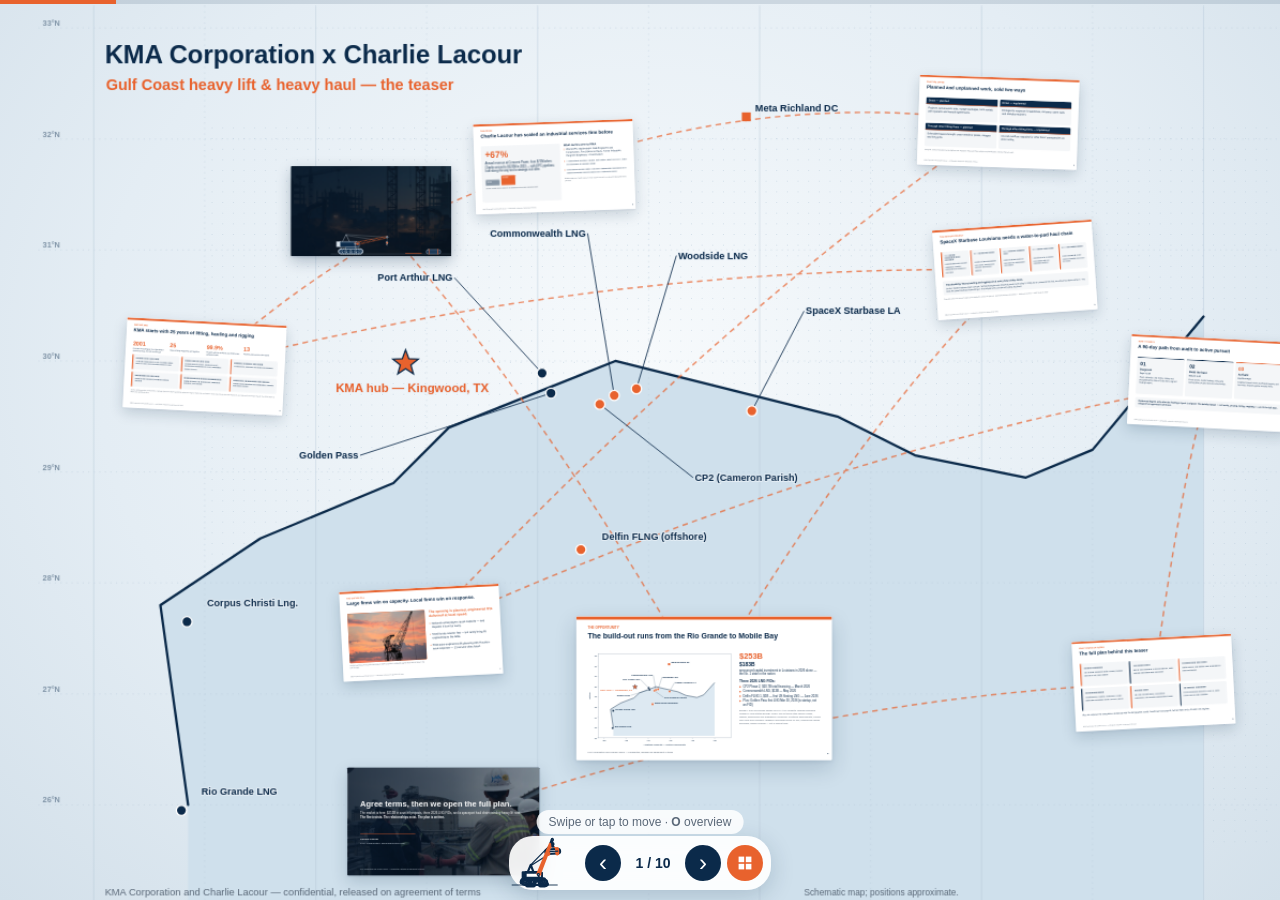
<file: index.html>
<!doctype html>
<html lang="en">
<head>
<meta charset="utf-8">
<meta name="viewport" content="width=device-width, initial-scale=1, viewport-fit=cover">
<title>KMA Corporation x Charlie Lacour — Gulf Coast Heavy Lift &amp; Heavy Haul</title>
<meta name="robots" content="noindex,nofollow">
<meta name="description" content="A confidential teaser: the Gulf Coast build-out from the Rio Grande to Mobile Bay, and how KMA Corporation and Charlie Lacour plan to meet it with heavy lift and heavy haul.">
<meta name="theme-color" content="#0B2A4A">
<meta property="og:type" content="website">
<meta property="og:title" content="KMA Corporation x Charlie Lacour — Gulf Coast Heavy Lift &amp; Heavy Haul">
<meta property="og:description" content="A confidential teaser: the Gulf Coast build-out from the Rio Grande to Mobile Bay, and the heavy lift and heavy haul plan behind it.">
<meta property="og:url" content="https://charlielacour.github.io/kma-gulf-heavy-lift-r820o5/">
<meta property="og:image" content="https://charlielacour.github.io/kma-gulf-heavy-lift-r820o5/og.png">
<meta property="og:image:width" content="1200">
<meta property="og:image:height" content="630">
<meta property="og:image:alt" content="Heavy lift and heavy haul for the Gulf Coast build-out — KMA Corporation x Charlie Lacour">
<meta name="twitter:card" content="summary_large_image">
<meta name="twitter:title" content="KMA Corporation x Charlie Lacour — Gulf Coast Heavy Lift &amp; Heavy Haul">
<meta name="twitter:description" content="A confidential teaser: the Gulf Coast build-out and the heavy lift and heavy haul plan behind it.">
<meta name="twitter:image" content="https://charlielacour.github.io/kma-gulf-heavy-lift-r820o5/og.png">
<link rel="icon" href="data:image/svg+xml,%3Csvg xmlns=%27http://www.w3.org/2000/svg%27 viewBox=%270 0 16 16%27%3E%3Crect width=%2716%27 height=%2716%27 rx=%273%27 fill=%27%230B2A4A%27/%3E%3Cpath d=%27M3 13 L11 3 M11 3 V9%27 stroke=%27%23E8622D%27 stroke-width=%272%27 fill=%27none%27/%3E%3C/svg%3E">
<link rel="preload" href="assets/cover.jpg" as="image">
<link rel="stylesheet" href="assets/app.css">
</head>
<body>
<div id="viewport">
  <div id="parallax"></div>
  <div id="world">
    <svg id="canvas" aria-hidden="true"></svg>

    <!-- 1 COVER -->
    <section class="slide cover" id="s1" data-x="3000" data-y="1850" data-s="1.5" data-r="0" aria-label="Slide 1">
      <div class="cover-bg" style="background-image:url(assets/cover.jpg)"></div>
      <div class="cover-text">
        <div class="eyebrow fx">KMA CORPORATION&nbsp; x &nbsp;CHARLIE LACOUR</div>
        <h1 class="fx">Heavy lift and heavy haul for the Gulf&nbsp;Coast build-out</h1>
        <p class="lead fx">The teaser: what we see, what we bring. The full plan opens on agreement of terms.</p>
        <div class="rule fx"></div>
        <div class="who fx"><b>Charlie Lacour</b><br><span>kmacorporation.com &nbsp;|&nbsp; November 2026</span></div>
      </div>
      <svg class="cover-crane" id="introCrane" viewBox="-250 -640 640 660" preserveAspectRatio="xMidYMax meet" aria-label="Animated crawler crane lifting a vessel"></svg>
    </section>

    <!-- 2 OPPORTUNITY -->
    <section class="slide body" id="s2" data-x="6000" data-y="6150" data-s="2.4" data-r="0" aria-label="Slide 2">
      <div class="topbar"></div>
      <div class="eyebrow fx">THE OPPORTUNITY</div>
      <h2 class="fx">The build-out runs from the Rio Grande to Mobile Bay</h2>
      <div class="s2-grid">
        <div class="s2-map fx" id="s2mapwrap" data-zoom="s2zoom"><svg id="s2map" viewBox="0 0 547 357" role="img" aria-label="Schematic map of Gulf Coast projects"></svg></div>
        <div class="s2-stats">
          <div class="big fx">$253B</div>
          <div class="mid fx">$183B</div>
          <p class="cap fx">announced capital investment in Louisiana in 2026 alone — the No. 1 state in the nation</p>
          <div class="h4 fx">Three 2026 LNG FIDs:</div>
          <ul class="fx">
            <li>CP2 Phase 2, $20.7B total financing — March 2026</li>
            <li>Commonwealth LNG, $13B — May 2026</li>
            <li>Delfin FLNG 1, $5B — first US floating LNG — June 2026</li>
            <li>Plus: Golden Pass first LNG Mar 30, 2026 (a startup, not an FID)</li>
          </ul>
          <p class="note fx">$253B = sum of sourced values for 10 LA/TX projects ($153B excluding SpaceX's LED-stated $100B). Every one of these sites needs cranes, rigging, superloads and emergency response. Positions approximate; values from LED and company releases (accessed 2026-11-09); unsourced values excluded; values overlap — not a market size.</p>
        </div>
      </div>
      <footer><span>KMA Corporation and Charlie Lacour — confidential, released on agreement of terms</span><b>2</b></footer>
    </section>

    <!-- 3 ANCHOR -->
    <section class="slide body" id="s3" data-x="8800" data-y="2380" data-s="1.5" data-r="-4" aria-label="Slide 3">
      <div class="topbar"></div>
      <div class="eyebrow fx">THE ANCHOR PROJECT</div>
      <h2 class="fx">SpaceX Starbase Louisiana needs a water-to-pad haul chain</h2>
      <div class="chain">
        <div class="card bar fx"><h3>1 — Marsh restoration and dredging</h3><p>Permit plans cite 16-foot dredging; coastal restoration is SpaceX's first task.</p></div>
        <div class="card bar fx"><h3>2 — 3,500-foot wharf</h3><p>South of the Freshwater City locks, linking Gulf vessels and inland barges.</p></div>
        <div class="card bar fx"><h3>3 — 133-acre staging area</h3><p>Plus 90 acres north of the locks for equipment and cargo.</p></div>
        <div class="card bar fx"><h3>4 — Heavy-haul road</h3><p>About 15.5 to 16 miles, four lanes with an elevated section.</p></div>
        <div class="card bar fx"><h3>5 — Ten launch pads</h3><p>Five complexes; first launch targeted as soon as 2029.</p></div>
      </div>
      <div class="callout fx"><h3>Transloading, heavy hauling and rigging sit at every link of this chain.</h3>
        <p>On the &gt;$10B methane-plant contract, Technip Energies was reported passed over (Sep 2, 2026) for an unnamed US rival; no winner has been named — we track the award instead of assuming it. The full plan sets out the entry plays by phase.</p></div>
      <p class="note fx">Proposed works from SpaceX's state permit application, subject to approval. &nbsp;opportunitylouisiana.gov/spacex &nbsp;•&nbsp; Waterways Journal &nbsp;•&nbsp; CNBC (Aug 25, 2026)</p>
      <footer><span>KMA Corporation and Charlie Lacour — confidential, released on agreement of terms</span><b>3</b></footer>
    </section>

    <!-- 4 WHO WE ARE -->
    <section class="slide body" id="s4" data-x="1500" data-y="3250" data-s="1.5" data-r="3" aria-label="Slide 4">
      <div class="topbar"></div>
      <div class="eyebrow fx">WHO WE ARE</div>
      <h2 class="fx">KMA starts with 25 years of lifting, hauling and rigging</h2>
      <div class="stats4">
        <div class="fx"><div class="num">2001</div><p>Founded in Nicaragua; now operating in Central America, the US and Europe</p></div>
        <div class="fx"><div class="num">25</div><p>Years in lifting equipment and logistics</p></div>
        <div class="fx"><div class="num">99.9%</div><p>Projects without accidents, per KMA's own published claim</p></div>
        <div class="fx"><div class="num">13</div><p>Houston-area service cities listed</p></div>
      </div>
      <div class="tiles6">
        <div class="card bar fx"><h3>Cranes 20 to 1,200 tons</h3><p>All-terrain telescopic to 1,200&nbsp;t; crawler lattice-boom to 700&nbsp;t; truck-mounted lattice to 750&nbsp;t</p></div>
        <div class="card bar fx"><h3>Heavy haul to 2,000 tons</h3><p>Modular lines to 2,000&nbsp;t; tractors to 275&nbsp;t; transformer transporters to 170&nbsp;t; extendable trailers to 52&nbsp;m</p></div>
        <div class="card bar fx"><h3>Rigging, assembly and lifting</h3><p>Complex lifts, assembly and large-load handling</p></div>
        <div class="card bar fx"><h3>Multimodal sea and land</h3><p>Origin-to-site transport, including customs handling</p></div>
        <div class="card bar fx"><h3>Engineering and project management</h3><p>Digital lift plans, risk assessment, equipment selection, cost quoting</p></div>
        <div class="card bar fx"><h3>Inspection, certification and training</h3><p>Mobile-crane inspection and certification; operator and rigger courses</p></div>
      </div>
      <p class="note fx">Source: kmacorporation.com/services. Capacity figures are KMA's published equipment ranges; which units are based in Texas, plus hourly rates and headcount, are confirmed in the Phase 0 audit. The 99.9% figure is KMA's own published claim.</p>
      <footer><span>KMA Corporation and Charlie Lacour — confidential, released on agreement of terms</span><b>4</b></footer>
    </section>

    <!-- 5 PROOF -->
    <section class="slide body" id="s5" data-x="4650" data-y="1450" data-s="1.5" data-r="-2" aria-label="Slide 5">
      <div class="topbar"></div>
      <div class="eyebrow fx">THE PROOF</div>
      <h2 class="fx">Charlie Lacour has scaled an industrial services firm before</h2>
      <div class="s5-grid">
        <div class="card s5-card fx">
          <div class="huge" data-count="67">+67%</div>
          <p class="cap">Annual revenue at Crescent Power, from $75M when Charlie arrived to $125M in 2023 — with EPC pipelines built along the way and a strategic exit after.</p>
          <div class="rev" aria-hidden="true"><div class="rb a"><span>$75M</span></div><div class="rb b"><span>$125M</span></div></div>
          <p class="note">Source: Charlie Lacour. Figures to be evidenced in the Phase 0 findings report.</p>
        </div>
        <div class="s5-right">
          <div class="h4 fx">What carries over to KMA</div>
          <ul class="fx">
            <li>Warm EPC relationships: S&amp;B Engineers and Constructors, Ford, Bacon &amp; Davis, Turner Industries, Hargrove Engineers + Constructors</li>
            <li>A repeatable motion: qualify, get listed, sign the MSA, then be specified at design stage</li>
            <li>The same 90-day path: a 30-day diagnostic that ends in a signed findings report before any outbound work</li>
          </ul>
          <p class="note fx">Relationships are Charlie Lacour's; each named account is confirmed individually before outreach.</p>
        </div>
      </div>
      <footer><span>KMA Corporation and Charlie Lacour — confidential, released on agreement of terms</span><b>5</b></footer>
    </section>

    <!-- 6 OFFER -->
    <section class="slide body" id="s6" data-x="8650" data-y="1050" data-s="1.5" data-r="2" aria-label="Slide 6">
      <div class="topbar"></div>
      <div class="eyebrow fx">WHAT WE OFFER</div>
      <h2 class="fx">Planned and unplanned work, sold two ways</h2>
      <div class="grid2x2">
        <div class="hcard fx"><h3>Direct — planned</h3><p>Projects, turnarounds, bids, outage packages, term rentals with operator and annual agreements.</p></div>
        <div class="hcard fx"><h3>Direct — unplanned</h3><p>Emergency response: breakdowns, recovery, storm calls and standby retainers.</p></div>
        <div class="hcard fx"><h3>Through other lifting firms — planned</h3><p>Scheduled lease-through: cross-rental for peaks, outages and long jobs.</p></div>
        <div class="hcard fx"><h3>Through other lifting firms — unplanned</h3><p>On-call overflow: capacity for other firms' emergencies on short notice.</p></div>
      </div>
      <p class="note fx">One goal: every unit booked at the highest rate available. Rates and fleet ratings are placeholders until the Phase 0 audit.</p>
      <footer><span>KMA Corporation and Charlie Lacour — confidential, released on agreement of terms</span><b>6</b></footer>
    </section>

    <!-- 7 GAP -->
    <section class="slide body" id="s7" data-x="3450" data-y="5650" data-s="1.5" data-r="-3" aria-label="Slide 7">
      <div class="topbar"></div>
      <div class="eyebrow fx">THE GAP WE FILL</div>
      <h2 class="fx">Large firms win on capacity. Local firms win on response.</h2>
      <div class="s7-grid">
        <div class="s7-left">
          <div class="photo fx"><img src="assets/s7-crane.jpg" alt="Lattice crane silhouette at sunset" loading="lazy" width="728" height="466"></div>
          <p class="note fx">Analyst estimates from public information. KMA's position is validated against fleet and bid data in the first 30 days.</p>
        </div>
        <div class="s7-right">
          <p class="leadO fx">The opening is planned, engineered lifts delivered at local speed.</p>
          <ul class="fx">
            <li>National rental players quote capacity — and dispatch it from far away.</li>
            <li>Small locals answer fast — but rarely bring lift engineering to the table.</li>
            <li>KMA pairs engineered lift planning with Houston-area response — 13 service cities listed.</li>
          </ul>
        </div>
      </div>
      <footer><span>KMA Corporation and Charlie Lacour — confidential, released on agreement of terms</span><b>7</b></footer>
    </section>

    <!-- 8 HOW IT STARTS -->
    <section class="slide body" id="s8" data-x="10550" data-y="3400" data-s="1.5" data-r="3" aria-label="Slide 8">
      <div class="topbar"></div>
      <div class="eyebrow fx">HOW IT STARTS</div>
      <h2 class="fx">A 90-day path from audit to active pursuit</h2>
      <div class="phases">
        <div class="phase fx"><div class="pn">01</div><h3>Diagnose</h3><div class="days">Days 1 to 30</div><p>Fleet, utilization, bid history, safety and prequalification status. Ends with a signed findings report.</p></div>
        <div class="phase fx"><div class="pn">02</div><h3>Build the base</h3><div class="days">Days 31 to 90</div><p>Proof assets, vendor listings, hiring and training plan, project and account shortlist.</p></div>
        <div class="phase o fx"><div class="pn">03</div><h3>Activate</h3><div class="days">Day 90 onward</div><p>Targeted pursuit of the shortlisted projects and accounts, tracked against monthly KPIs.</p></div>
      </div>
      <div class="callout fx"><h3 class="cb">Outbound begins only after the findings report is signed. The detailed plays — accounts, pricing, hiring, roadmap — are in the full plan, released on agreement of terms.</h3></div>
      <footer><span>KMA Corporation and Charlie Lacour — confidential, released on agreement of terms</span><b>8</b></footer>
    </section>

    <!-- 9 FULL PLAN -->
    <section class="slide body" id="s9" data-x="10050" data-y="6100" data-s="1.5" data-r="-3" aria-label="Slide 9">
      <div class="topbar"></div>
      <div class="eyebrow fx">WHAT OPENS ON TERMS</div>
      <h2 class="fx">The full plan behind this teaser</h2>
      <div class="tiles6 t9">
        <div class="card bar fx"><h3>Project pipeline</h3><p>23 scored projects with scope, timing and KMA fit, tier-coded</p></div>
        <div class="card bar n fx"><h3>Account plays</h3><p>EPCs and owners in three waves, with vendor-list steps per account</p></div>
        <div class="card bar fx"><h3>Pricing and bid rules</h3><p>Rate floors, bid gates and emergency call-out terms</p></div>
        <div class="card bar n fx"><h3>Prequalification</h3><p>ISNetworld, Avetta, Veriforce / PEC path with audited TRIR, DART, EMR</p></div>
        <div class="card bar fx"><h3>People plan</h3><p>35 role archetypes, recruiting channels, six-month apprentice track</p></div>
        <div class="card bar n fx"><h3>12-month roadmap</h3><p>From findings report to MSAs, with KPIs and a risk register</p></div>
      </div>
      <p class="note big fx">Also on request: the companion workbook with the full pipeline model, headcount and payroll, funnel math and a 19-item risk register.</p>
      <footer><span>KMA Corporation and Charlie Lacour — confidential, released on agreement of terms</span><b>9</b></footer>
    </section>

    <!-- 10 CLOSER -->
    <section class="slide cover closer" id="s10" data-x="3650" data-y="7350" data-s="1.8" data-r="0" aria-label="Slide 10">
      <div class="cover-bg" style="background-image:url(assets/closer.jpg)"></div>
      <div class="cover-text">
        <h1 class="fx">Agree terms, then we open the full plan.</h1>
        <p class="lead fx">The market is here: $253B in sourced projects, three 2026 LNG FIDs, and a spaceport haul chain needing heavy lift now.</p>
        <p class="lead strong fx">The fleet exists. The relationships exist. The plan is written.</p>
        <div class="rule fx"></div>
        <div class="who fx"><b>Charlie Lacour</b><br><span>KMA Corporation: kmacorporation.com</span></div>
      </div>
      <footer><span>KMA Corporation and Charlie Lacour — confidential, released on agreement of terms</span><b>10</b></footer>
    </section>
  </div>
</div>

<div id="hud">
  <div id="progress"><i></i></div>
  <div id="bar">
    <svg id="miniCrane" viewBox="-170 -400 560 410" aria-hidden="true"></svg>
    <button id="prev" aria-label="Previous slide">&#8249;</button>
    <span id="count">1 / 10</span>
    <button id="next" aria-label="Next slide">&#8250;</button>
    <button id="ovBtn" aria-label="Overview (O)" title="Overview (O)"><svg viewBox="0 0 20 20"><rect x="2" y="2" width="7" height="7"/><rect x="11" y="2" width="7" height="7"/><rect x="2" y="11" width="7" height="7"/><rect x="11" y="11" width="7" height="7"/></svg></button>
  </div>
  <div id="hint">Swipe or tap to move &middot; <b>O</b> overview</div>
</div>
<script src="assets/crane.js"></script>
<script src="assets/app.js"></script>
</body>
</html>
</file>
<file: assets/app.css>
:root{--o:#E8622D;--n:#0B2A4A;--g:#5A6878;--card:#F4F6F8;--w:#fff;--sea:#DDE9F2;
  --fs-eb:12px;--fs-h2:28px;--fs-body:12px;--fs-note:9px;--fs-foot:8.5px;}
*{box-sizing:border-box;margin:0;padding:0}
html,body{height:100%;overflow:hidden;background:#EAF1F7;font-family:Arial,Helvetica,"Liberation Sans",sans-serif;color:var(--n);
  -webkit-tap-highlight-color:transparent;touch-action:none;overscroll-behavior:none;-webkit-text-size-adjust:100%}
#viewport{position:fixed;inset:0;overflow:hidden;
  background:radial-gradient(ellipse at 50% 40%,#F7FAFC 0%,#E4EDF4 60%,#D3E0EA 100%)}
#parallax{position:absolute;left:0;top:0;width:12000px;height:8200px;transform-origin:0 0;opacity:.55;pointer-events:none;
  background-image:radial-gradient(circle,#B9CBDA 1.6px,transparent 1.8px);background-size:120px 120px}
#world{position:absolute;left:0;top:0;width:12000px;height:8200px;transform-origin:0 0}
#world.flying{will-change:transform}
#canvas{position:absolute;left:0;top:0;width:12000px;height:8200px;overflow:visible}
#canvas text{font-family:Arial,Helvetica,sans-serif}

/* ---------- slides ---------- */
.slide{position:absolute;left:0;top:0;width:960px;height:540px;background:#fff;overflow:hidden;
  box-shadow:0 30px 80px rgba(11,42,74,.18),0 4px 14px rgba(11,42,74,.10);border-radius:4px;cursor:pointer;
  transition:box-shadow .6s, opacity .6s}
.slide.active{cursor:default;box-shadow:0 30px 90px rgba(11,42,74,.28),0 6px 18px rgba(11,42,74,.14)}
.slide.body{padding:30px 43px 0 43px}
.topbar{position:absolute;left:0;top:0;right:0;height:12px;background:var(--o)}
.eyebrow{font-size:var(--fs-eb);font-weight:700;color:var(--o);letter-spacing:.02em;height:22px;line-height:22px}
h2{font-size:var(--fs-h2);font-weight:700;color:var(--n);line-height:1.15;margin:4px 0 0;min-height:56px}
h3{font-size:12.5px;font-weight:700;color:var(--n);line-height:1.25}
p,li{font-size:var(--fs-body);line-height:1.35;color:var(--n)}
ul{list-style:none}
ul li{position:relative;padding-left:14px;margin-bottom:9px}
ul li:before{content:"";position:absolute;left:0;top:.5em;width:6px;height:6px;border-radius:50%;background:var(--o)}
.note{font-size:var(--fs-note);color:var(--g);line-height:1.35}
footer{position:absolute;left:43px;right:13px;top:500px;height:22px;display:flex;justify-content:space-between;align-items:center;
  font-size:var(--fs-foot);color:var(--g)}
footer b{font-size:10px;color:var(--n);width:43px;text-align:right}
.card{background:var(--card);border-radius:8px;position:relative;padding:12px 14px 12px 22px}
.card.bar:before{content:"";position:absolute;left:0;top:0;bottom:0;width:6.5px;background:var(--o);border-radius:8px 0 0 8px}
.card.bar.n:before{background:var(--n)}
.card p{margin-top:6px}

/* entrance effects */
.fx{transition:opacity .7s ease, transform .9s cubic-bezier(.2,.8,.2,1)}
.slide.pre .fx{opacity:0;transform:translateY(16px) scale(.975);transition:none}
.slide.pre.on .fx{opacity:1;transform:none;transition:opacity .7s ease, transform .9s cubic-bezier(.2,.8,.2,1);transition-delay:calc(var(--i,0) * 70ms + 120ms)}
.slide.pre .mk{opacity:0;transform:scale(.4);transform-box:fill-box;transform-origin:center}
.slide.pre.on .mk{opacity:1;transform:none;transition:opacity .5s, transform .6s cubic-bezier(.3,1.6,.5,1);transition-delay:var(--d)}

/* cover */
.cover{background:#061628;color:#fff}
.cover-bg{position:absolute;inset:0;background-size:cover;background-position:center;transform:scale(1.08);transition:transform 6s ease-out}
.cover.on .cover-bg,.cover:not(.pre) .cover-bg{transform:scale(1)}
.cover-bg:after{content:"";position:absolute;inset:0;background:linear-gradient(90deg,rgba(6,22,40,.86) 0%,rgba(6,22,40,.70) 55%,rgba(6,22,40,.45) 100%)}
.cover-text{position:absolute;left:64px;top:142px;width:520px}
.cover .eyebrow{font-size:14px;color:var(--o)}
.cover h1{font-size:38px;line-height:1.12;font-weight:700;color:#fff;margin:8px 0 14px}
.cover .lead{font-size:16px;color:#fff;line-height:1.35}
.cover .rule{width:276px;height:2px;background:var(--o);margin:30px 0 12px}
.cover .who{font-size:13px;line-height:1.6;color:#fff}
.cover .who span{color:#C9D3DD}
.cover-crane{position:absolute;right:6px;bottom:0;width:420px;height:470px;overflow:visible}
.closer .cover-text{top:150px;width:840px}
.closer h1{font-size:40px}
.closer .lead{font-size:15px;margin-top:4px}
.closer .lead.strong{font-weight:700}
.closer .rule{margin-top:70px}
.closer footer{left:64px;color:#B7C2CC}
.closer footer b{color:#fff}

/* crane styling */
.crane *{vector-effect:non-scaling-stroke;stroke-linejoin:round;stroke-linecap:round}
.cr-ground{stroke:var(--cl,#0B2A4A);stroke-width:1.5;opacity:.6}
.cr-pad{fill:var(--o)}
.cr-track{fill:var(--cf,#fff);stroke:var(--cl,#0B2A4A);stroke-width:5;stroke-dasharray:6 7}
.cr-track-outline{fill:none;stroke:var(--cl,#0B2A4A);stroke-width:2}
.cr-roller{fill:var(--cf,#fff);stroke:var(--cl,#0B2A4A);stroke-width:2}
.cr-fill{fill:var(--cf,#fff);stroke:var(--cl,#0B2A4A);stroke-width:2}
.cr-cw{fill:var(--cl,#0B2A4A);stroke:var(--cl,#0B2A4A);stroke-width:2}
.cr-glass{fill:var(--o);opacity:.85}
.cr-line{fill:none;stroke:var(--cl,#0B2A4A);stroke-width:2.2}
.cr-thin{fill:none;stroke:var(--cl,#0B2A4A);stroke-width:1.2}
.cr-lattice{fill:none;stroke:var(--o);stroke-width:2}
.cr-fly{stroke:var(--cl,#0B2A4A)}
.cr-pin{fill:var(--cf,#fff);stroke:var(--cl,#0B2A4A);stroke-width:2}
.cr-wire{fill:none;stroke:var(--cl,#0B2A4A);stroke-width:1.2}
.cr-sling{fill:none;stroke:var(--o);stroke-width:1.4}
.cr-block{fill:var(--o);stroke:var(--cl,#0B2A4A);stroke-width:1.5}
.cr-vessel{fill:var(--cf,#fff);stroke:var(--cl,#0B2A4A);stroke-width:2.2}
.cr-band{stroke:var(--o);stroke-width:4}
.cover-crane{--cl:#DCE5EE;--cf:#0B2A4A}

/* slide 2 */
.s2-grid{display:grid;grid-template-columns:547px 1fr;gap:22px;margin-top:21px}
.s2-map svg{width:100%;height:auto;display:block}
.s2-stats .big{font-size:30px;font-weight:700;color:var(--o);line-height:1.1}
.s2-stats .mid{font-size:20px;font-weight:700;color:var(--n);margin-top:4px}
.s2-stats .cap{font-size:11px;margin-top:2px}
.h4{font-size:13px;font-weight:700;color:var(--n);margin:10px 0 6px}
.s2-stats li{font-size:11px;margin-bottom:3px}
.s2-stats .note{margin-top:8px}
#s2map text{font-family:Arial,Helvetica,sans-serif}

/* slide 3 */
.chain{display:grid;grid-template-columns:repeat(5,1fr);gap:10px;margin-top:21px}
.chain .card{min-height:153px}
.chain h3{min-height:48px}
.chain p{font-size:12px}
.callout{background:var(--card);border-radius:8px;padding:14px 18px;margin-top:22px}
.callout h3{font-size:14px}
.callout p{margin-top:6px}
.slide#s3 > .note{margin-top:18px}
.callout .cb{font-size:13px}

/* slide 4 */
.stats4{display:grid;grid-template-columns:repeat(4,1fr);gap:12px;margin-top:21px}
.stats4 .num{font-size:34px;font-weight:700;color:var(--o);line-height:1.2}
.stats4 p{font-size:10.5px;margin-top:2px}
.tiles6{display:grid;grid-template-columns:repeat(3,1fr);gap:12px;margin-top:14px}
.tiles6 .card{min-height:92px}
.tiles6 p{font-size:11px}
#s4 > .note{margin-top:12px}

/* slide 5 */
.s5-grid{display:grid;grid-template-columns:475px 1fr;gap:22px;margin-top:21px}
.s5-card{padding:24px 22px;min-height:337px}
.huge{font-size:54px;font-weight:700;color:var(--o);line-height:1}
.s5-card .cap{font-size:17px;margin-top:16px;line-height:1.35}
.rev{display:flex;gap:10px;align-items:flex-end;height:58px;margin:16px 0 12px}
.rb{background:var(--n);border-radius:3px 3px 0 0;width:84px;position:relative;transform-origin:bottom}
.slide.pre .rb{transform:scaleY(0)}
.slide.pre.on .rb{transform:none;transition:transform 1.1s cubic-bezier(.2,.8,.2,1) .6s}
.rb.a{height:35px;background:#8796A5}.rb.b{height:58px;background:var(--o);transition-delay:.9s}
.rb span{position:absolute;left:8px;top:6px;font-size:11px;font-weight:700;color:#fff}
.s5-right .h4{font-size:16px;margin-top:0}
.s5-right li{font-size:14px;margin-bottom:16px}
.s5-right .note{margin-top:8px;font-size:9.5px}

/* slide 6 */
.grid2x2{display:grid;grid-template-columns:1fr 1fr;gap:14px 12px;margin-top:21px}
.hcard{background:var(--card);border-radius:8px;overflow:hidden;min-height:140px}
.hcard h3{background:var(--n);color:#fff;font-size:15px;padding:10px 14px;border-bottom:3.5px solid var(--o)}
.hcard p{font-size:15px;padding:12px 14px}
#s6 > .note{margin-top:14px;font-size:10px}

/* slide 7 */
.s7-grid{display:grid;grid-template-columns:464px 1fr;gap:25px;margin-top:21px}
.photo{border-radius:6px;overflow:hidden;height:297px;background:#E8622D}
.photo img{width:100%;height:100%;object-fit:cover;display:block;transform:scale(1.12);transition:transform 5s ease-out}
.slide.on .photo img,.slide:not(.pre) .photo img{transform:scale(1)}
.s7-left .note{margin-top:8px;font-size:10px}
.leadO{font-size:20px;font-weight:700;color:var(--o);line-height:1.25;margin-bottom:22px}
.s7-right li{font-size:16px;margin-bottom:22px}

/* slide 8 */
.phases{display:grid;grid-template-columns:repeat(3,1fr);gap:12px;margin-top:21px}
.phase{background:var(--card);border-radius:8px;padding:18px 18px 16px;border-top:6px solid var(--n);min-height:223px}
.phase.o{border-top-color:var(--o)}
.pn{font-size:30px;font-weight:700;color:var(--n);line-height:1.2}
.phase.o .pn{color:var(--o)}
.phase h3{font-size:16px;margin-top:6px}
.days{font-size:11px;font-weight:700;color:var(--n);margin-top:6px}
.phase p{margin-top:10px}
#s8 .callout{margin-top:20px}

/* slide 9 */
.t9{margin-top:21px;gap:14px 12px}
.t9 .card{min-height:135px;padding:16px 16px 14px 24px}
.t9 h3{font-size:15px}
.t9 p{font-size:14px;margin-top:10px}
.note.big{font-size:13px;margin-top:16px;color:var(--n)}

/* ---------- PORTRAIT layout (phones) ---------- */
body.portrait{--fs-eb:13px;--fs-h2:25px;--fs-body:15px;--fs-note:11.5px;--fs-foot:10px}
body.portrait .slide{width:440px;height:auto;min-height:600px}
body.portrait .slide.body{padding:28px 22px 56px}
body.portrait h2{min-height:0;margin-bottom:4px}
body.portrait footer{position:absolute;top:auto;bottom:12px;left:22px;right:16px;height:auto;gap:10px}
body.portrait footer span{max-width:330px;line-height:1.3}
body.portrait .cover{min-height:820px}
body.portrait .cover-text{position:relative;left:auto;top:auto;width:auto;padding:44px 26px 0}
body.portrait .cover h1{font-size:34px}
body.portrait .cover .lead{font-size:17px}
body.portrait .cover .rule{margin:20px 0 10px}
body.portrait .cover .who{font-size:15px}
body.portrait .cover-crane{position:absolute;left:0;right:0;bottom:0;width:100%;height:390px}
body.portrait .cover-bg:after{background:linear-gradient(180deg,rgba(6,22,40,.88) 0%,rgba(6,22,40,.7) 60%,rgba(6,22,40,.55) 100%)}
body.portrait .closer{min-height:700px}
body.portrait .closer .cover-text{padding-top:70px;padding-bottom:70px}
body.portrait .closer h1{font-size:34px}
body.portrait .closer .rule{margin-top:36px}
body.portrait .closer footer{left:26px}
body.portrait .s2-grid,body.portrait .s5-grid,body.portrait .s7-grid{grid-template-columns:1fr;gap:16px;margin-top:14px}
body.portrait .s2-stats .big{font-size:36px}
body.portrait .s2-stats .mid{font-size:24px}
body.portrait .s2-stats .cap,body.portrait .s2-stats li{font-size:14px}
body.portrait .h4{font-size:15px}
body.portrait .chain{grid-template-columns:1fr 1fr;gap:10px;margin-top:14px}
body.portrait .chain .card{min-height:0}
body.portrait .chain .card:last-child{grid-column:span 2}
body.portrait .chain h3{min-height:0;font-size:14px}
body.portrait .chain p{font-size:13.5px}
body.portrait .callout{margin-top:12px}
body.portrait .callout h3{font-size:15px}
body.portrait .callout p{font-size:14px}
body.portrait #s3 > .note{margin-top:12px}
body.portrait .stats4{grid-template-columns:1fr 1fr;gap:10px 14px;margin-top:12px}
body.portrait .stats4 .num{font-size:32px}
body.portrait .stats4 p{font-size:13px}
body.portrait .tiles6{grid-template-columns:1fr;gap:8px;margin-top:12px}
body.portrait .tiles6 .card{min-height:0;padding:10px 12px 10px 20px}
body.portrait .tiles6 h3{font-size:15px}
body.portrait .tiles6 p{font-size:13.5px;margin-top:3px}
body.portrait .s5-card{min-height:0;padding:20px}
body.portrait .s5-card .cap{font-size:16px}
body.portrait .s5-right li{font-size:15px;margin-bottom:10px}
body.portrait .s5-right .note{font-size:11.5px}
body.portrait .grid2x2{grid-template-columns:1fr;gap:10px;margin-top:14px}
body.portrait .hcard{min-height:0}
body.portrait .hcard p{font-size:15px;padding:10px 14px 12px}
body.portrait #s6 > .note{font-size:12px}
body.portrait .photo{height:230px}
body.portrait .s7-left .note{font-size:11.5px}
body.portrait .leadO{font-size:21px;margin-bottom:14px}
body.portrait .s7-right li{font-size:16px;margin-bottom:12px}
body.portrait .phases{grid-template-columns:1fr;gap:10px;margin-top:14px}
body.portrait .phase{min-height:0;padding:14px 16px;display:grid;grid-template-columns:56px 1fr;column-gap:8px}
body.portrait .phase .pn{grid-row:span 3}
body.portrait .phase h3{margin-top:2px}
body.portrait .phase p{grid-column:2;margin-top:6px;font-size:14.5px}
body.portrait .t9 .card{min-height:0}
body.portrait .t9 p{font-size:14px;margin-top:4px}
body.portrait .note.big{font-size:14px}

/* ---------- HUD ---------- */
#hud{position:fixed;inset:0;pointer-events:none;z-index:5}
#progress{position:absolute;left:0;right:0;top:0;height:4px;background:rgba(11,42,74,.12)}
#progress i{display:block;height:100%;width:10%;background:var(--o);transition:width .8s cubic-bezier(.2,.8,.2,1)}
#bar{position:absolute;left:50%;bottom:max(10px,env(safe-area-inset-bottom));transform:translateX(-50%);display:flex;align-items:center;gap:6px;
  background:rgba(255,255,255,.92);border-radius:24px;padding:4px 8px 4px 6px;box-shadow:0 6px 24px rgba(11,42,74,.18);pointer-events:auto;
  -webkit-backdrop-filter:blur(8px);backdrop-filter:blur(8px)}
#miniCrane{width:64px;height:46px;overflow:visible}
#bar button{border:0;background:var(--n);color:#fff;width:36px;height:36px;border-radius:50%;font-size:24px;line-height:32px;cursor:pointer;
  display:flex;align-items:center;justify-content:center;font-family:Arial,sans-serif}
#bar button:active{transform:scale(.94)}
#bar #ovBtn{background:var(--o)}
#ovBtn svg{width:16px;height:16px;fill:#fff}
#count{font-size:14px;font-weight:700;color:var(--n);min-width:52px;text-align:center}
#hint{position:absolute;left:50%;bottom:66px;transform:translateX(-50%);font-size:12px;color:var(--g);background:rgba(255,255,255,.85);
  padding:5px 12px;border-radius:14px;transition:opacity .8s;white-space:nowrap}
#hint.gone{opacity:0}
body.overview .slide{cursor:pointer}
body.overview .slide:hover{box-shadow:0 0 0 24px rgba(232,98,45,.55),0 30px 80px rgba(11,42,74,.25)}
@media (prefers-reduced-motion: reduce){
  .fx,.rb,.cover-bg,.photo img{transition:none!important}
}

#badges{opacity:0;transition:opacity .6s}
body.overview #badges{opacity:1}
body.portrait #hint{bottom:auto;top:12px}
body.portrait .s2-map{margin:0 -18px}
#s2map{overflow:visible}
.cover-crane{pointer-events:none}
.cover-crane .crane *{pointer-events:visiblePainted;cursor:pointer}
.cover-crane .cr-ground,.cover-crane .cr-pad{pointer-events:none}
body.short #bar{transform:translateX(-50%) scale(.82);transform-origin:50% 100%;bottom:4px}
body.short #hint{bottom:auto;top:10px}
</file>
